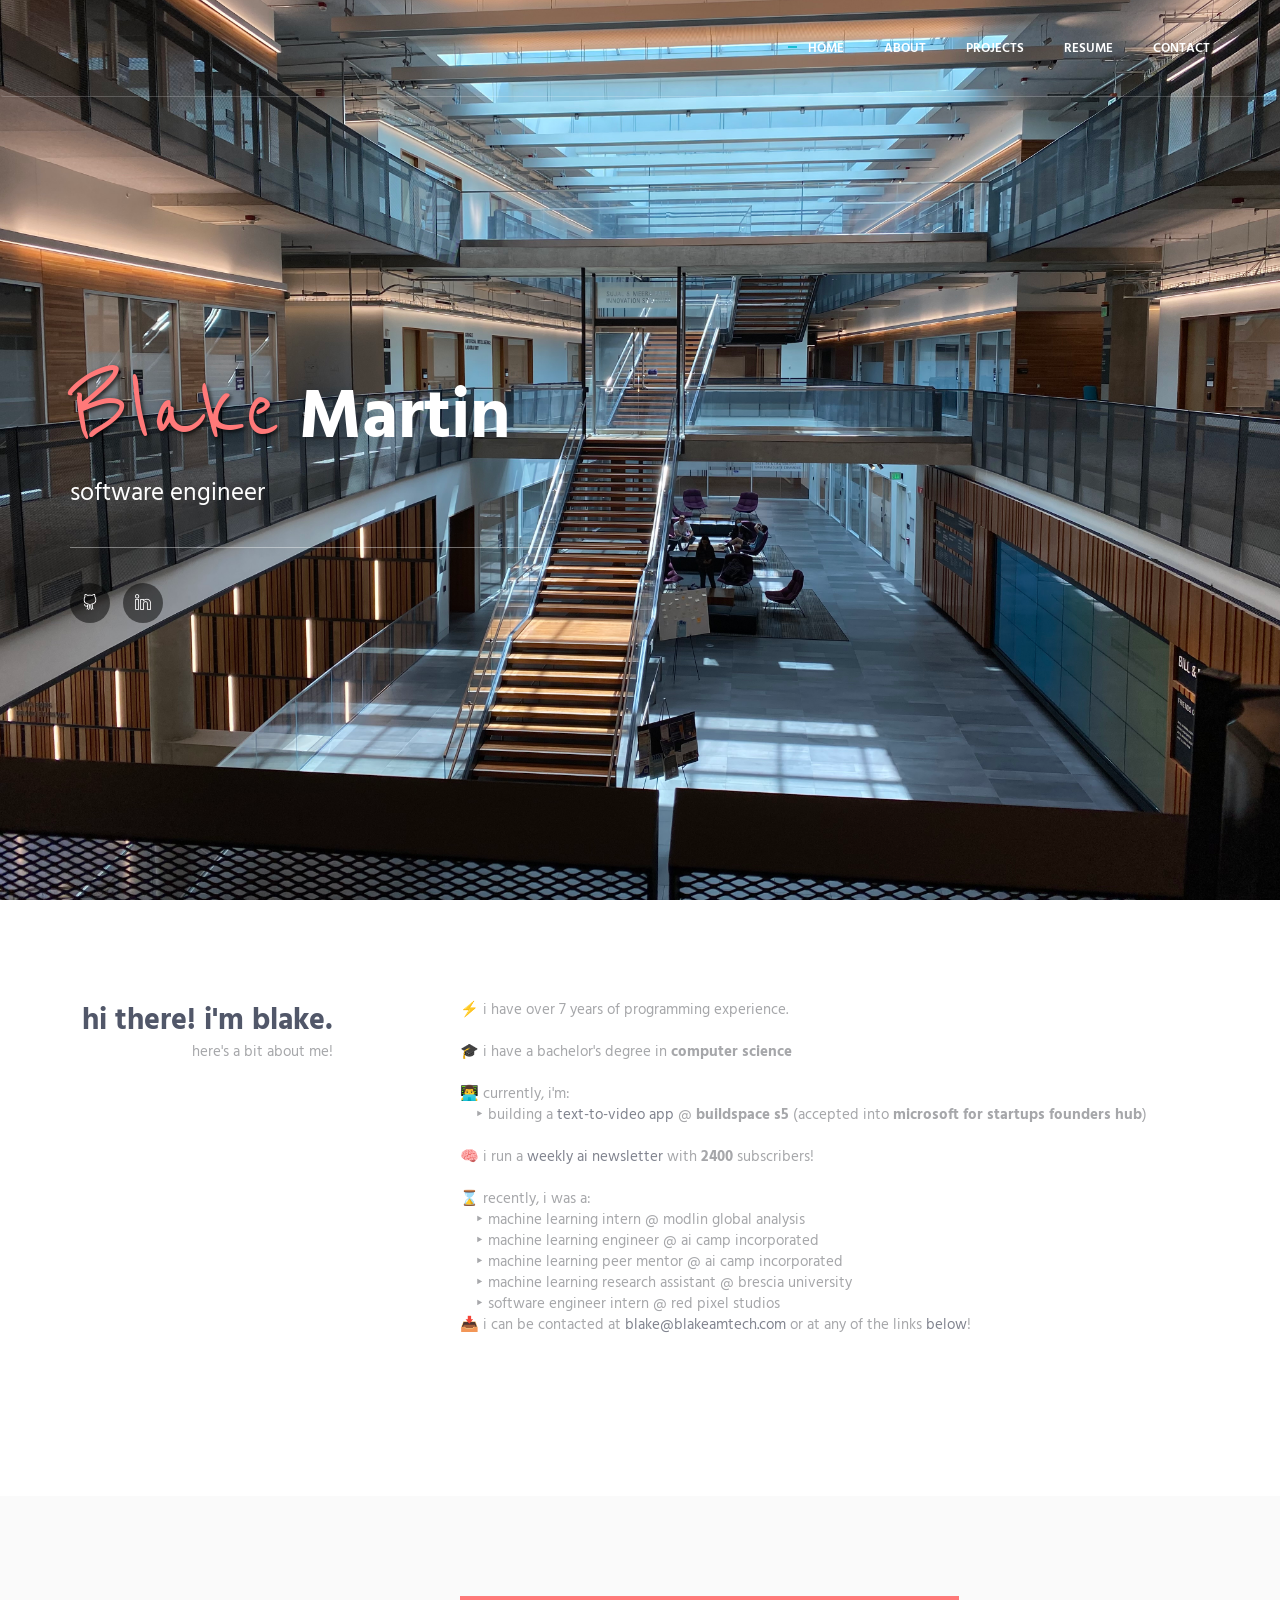
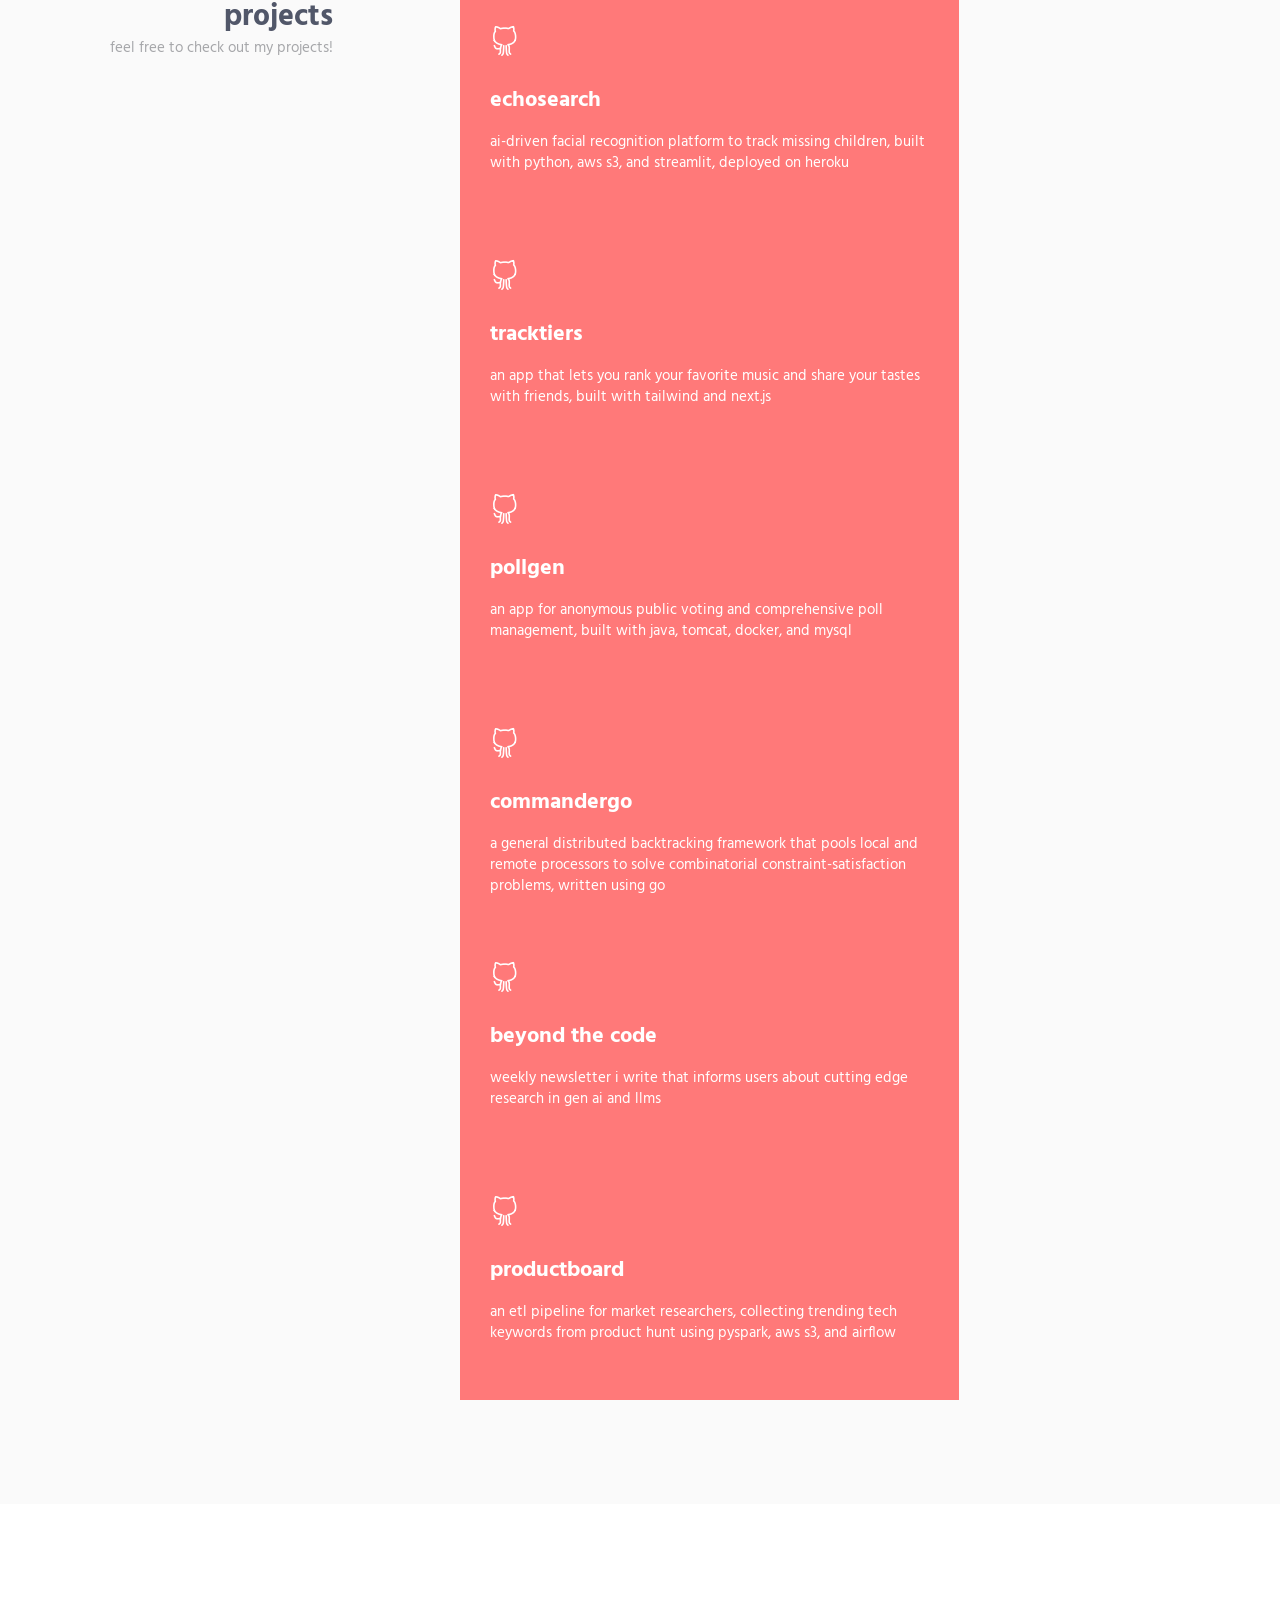
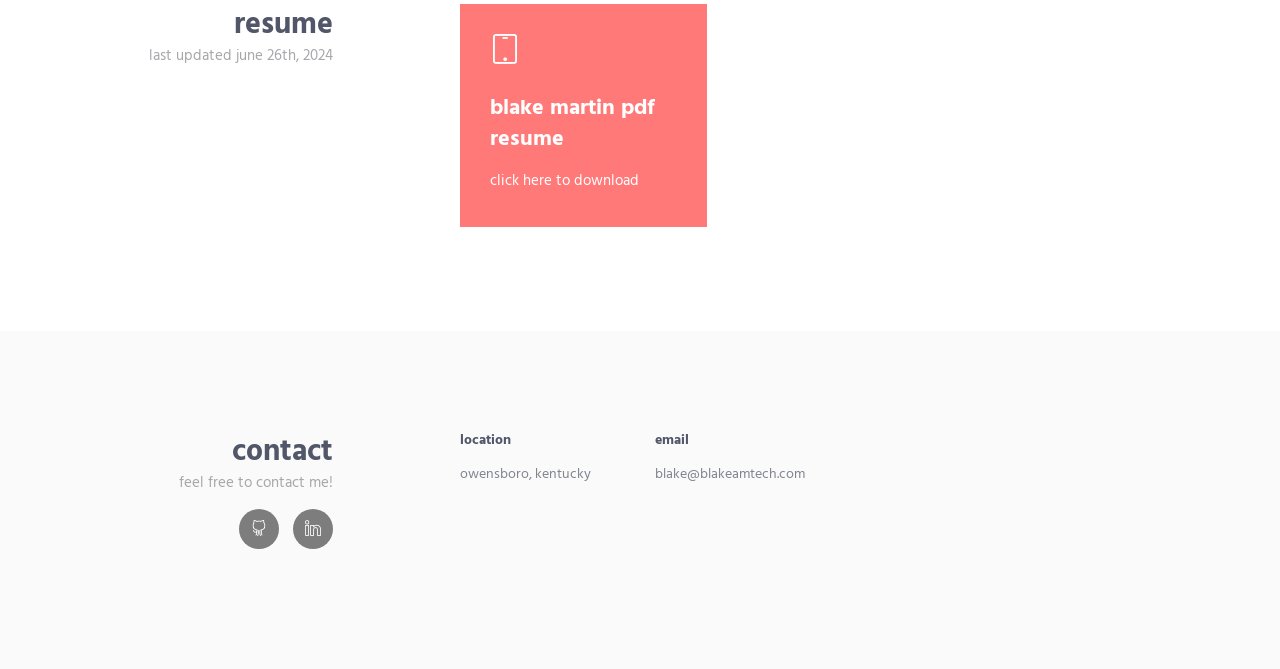
<file: index.html>
<!DOCTYPE html>
<html lang="en" class="no-js">
<!-- BEGIN HEAD -->
<head>
    <meta charset="utf-8">
    <title>Blake Martin's Personal Website</title>
    <link rel="icon" type="image/x-icon" href="C:\ryankbr.github.io\ryankbr.github.io\bright w smile.jpg">
    <meta http-equiv="X-UA-Compatible" content="IE=edge">
    <meta content="width=device-width, initial-scale=1" name="viewport">
    <meta content="" name="description">
    <meta content="" name="author">

    <!-- GLOBAL MANDATORY STYLES -->
    <link href="https://fonts.googleapis.com/css?family=Hind:300,400,500,600,700|Reenie+Beanie" rel="stylesheet" type="text/css">
    <link href="vendor/simple-line-icons/css/simple-line-icons.css" rel="stylesheet" type="text/css">
    <link href="vendor/bootstrap/css/bootstrap.min.css" rel="stylesheet" type="text/css">

    <!-- PAGE LEVEL PLUGIN STYLES -->
    <link href="css/animate.css" rel="stylesheet">

    <!-- THEME STYLES -->
    <link href="css/layout.min.css" rel="stylesheet" type="text/css">

    <!-- Custom Styles -->
    <style>
        body {
            text-transform: lowercase;
        }
        .promo-block-title {
            text-transform: none;
        }
        .promo-block-title .font-reenie-beanie {
            font-family: 'Reenie Beanie', cursive;
            font-size: 1.5em;
            color: #FF7979;
            text-shadow: 2px 2px 4px rgba(0, 0, 0, 0.777);
        }
        .bg-color-base {
            background-color: #FF7979 !important; /* Changing teal boxes to #FF7979 */
        }
        .promo-block {
            background: url('./img/background_microsoft.jpg') no-repeat center center fixed;
            background-size: cover;
            height: 100vh; /* Adjust height as needed */
            display: flex;
            align-items: center;
            justify-content: center;
        }
    </style>

    <!-- Favicon -->
    <link rel="shortcut icon" href="favicon2.png">
</head>
<!-- END HEAD -->

<!-- BODY -->
<body id="body" data-spy="scroll" data-target=".header">
    <!--========== HEADER ==========-->
    <header class="header navbar-fixed-top">
        <!-- Navbar -->
        <nav class="navbar" role="navigation">
            <div class="container">
                <!-- Brand and toggle get grouped for better mobile display -->
                <div class="menu-container js_nav-item">
                    <button type="button" class="navbar-toggle" data-toggle="collapse" data-target=".nav-collapse">
                        <span class="sr-only">Toggle navigation</span>
                        <span class="toggle-icon"></span>
                    </button>
                </div>

                <!-- Collect the nav links, forms, and other content for toggling -->
                <div class="collapse navbar-collapse nav-collapse">
                    <div class="menu-container">
                        <ul class="nav navbar-nav navbar-nav-right">
                            <li class="js_nav-item nav-item active"><a class="nav-item-child nav-item-hover" href="#body">home</a></li>
                            <li class="js_nav-item nav-item"><a class="nav-item-child nav-item-hover" href="#about">about</a></li>
                            <li class="js_nav-item nav-item"><a class="nav-item-child nav-item-hover" href="#projects">projects</a></li>
                            <li class="js_nav-item nav-item"><a class="nav-item-child nav-item-hover" href="#experience">resume</a></li>
                            <li class="js_nav-item nav-item"><a class="nav-item-child nav-item-hover" href="#contact">contact</a></li>
                        </ul>
                    </div>
                </div>
                <!-- End Navbar Collapse -->
            </div>
        </nav>
        <!-- Navbar -->
    </header>
    <!--========== END HEADER ==========-->

    <!--========== SLIDER ==========-->
    <div class="promo-block">
        <div class="container">
            <div class="row">
                <div class="col-sm-6">
                    <div class="promo-block-divider">
                        <h1 class="promo-block-title"><span class="font-reenie-beanie">Blake</span> Martin</h1>
                        <p class="promo-block-text">Software Engineer</p>
                    </div>
                    <ul class="list-inline">
                        <li><a href="https://github.com/blakeamtech" target="_blank" class="social-icons"><i class="icon-social-github"></i></a></li>
                        <li><a href="https://www.linkedin.com/in/blakeamtech" target="_blank" class="social-icons"><i class="icon-social-linkedin"></i></a></li>
                    </ul>
                </div>
            </div>
            <!--// end row -->
        </div>
    </div>
    <!--========== SLIDER ==========-->

    <!--========== PAGE LAYOUT ==========-->
    <!-- About -->
    <div id="about">
        <div class="container content-lg">
            <div class="row">
                <div class="col-sm-3 sm-margin-b-30">
                    <div class="text-right sm-text-left">
                        <h2 class="margin-b-0">Hi there! I'm Blake.</h2>
                        <p>Here's a bit about me!</p>
                    </div>
                </div>
                <div class="col-sm-8 col-sm-offset-1">
                    <div class="margin-b-60">
                        <p>
                            ⚡ I have over 7 years of programming experience.
                            <br><br>
                            🎓 I have a Bachelor's degree in <b>Computer Science</b>
                            <br><br>
                            👨‍💻 Currently, I'm:
                            <br>
                            &emsp;‣ Building a <a href='https://www.youtube.com/watch?v=QcMxwsfpbGA' target='_blank'>text-to-video app</a> @ <b>buildspace s5</b> (accepted into <b>Microsoft for Startups Founders Hub</b>)<br>
                            <br>
                            🧠 I run a <a href="https://www.linkedin.com/newsletters/7116277513441443842/" target="_blank">weekly AI newsletter</a> with <b>2400</b> subscribers!
                            <br><br>
                            ⌛ Recently, I was a:
                            <br>
                            &emsp;‣ Machine Learning Intern @ Modlin Global Analysis<br>
                            &emsp;‣ Machine Learning Engineer @ AI Camp Incorporated<br>
                            &emsp;‣ Machine Learning Peer Mentor @ AI Camp Incorporated<br>
                            &emsp;‣ Machine Learning Research Assistant @ Brescia University<br>
                            &emsp;‣ Software Engineer Intern @ Red Pixel Studios<br>
                            📥 I can be contacted at <a href="mailto:blake@blakeamtech.co" target="_blank">blake@blakeamtech.com</a> or at any of the links <a class="nav-item-child nav-item-hover" href="#contact">below</a>!
                        </p>
                    </div>
                </div>
            </div>
            <!--// end row -->
        </div>
    </div>
    <!-- End About -->

    <!-- Projects -->
    <div id="projects">
        <div class="bg-color-sky-light" data-auto-height="true">
            <div class="container content-lg">
                <div class="row">
                    <div class="col-sm-3 sm-margin-b-30">
                        <div class="text-right sm-text-left">
                            <h2 class="margin-b-0">Projects</h2>
                            <p>Feel free to check out my projects!</p>
                        </div>
                    </div>
                    <div class="col-sm-8 col-sm-offset-1">
                        <div class="row row-space-2 margin-b-4">
                            <div class="col-md-8 md-margin-b-4">
                                <div class="service bg-color-base wow zoomIn animated" data-height="height" data-wow-duration=".3" data-wow-delay=".1s" style="height: 234px; visibility: visible; animation-delay: 0.1s; animation-name: zoomIn;">
                                    <div class="service-element">
                                        <i class="service-icon color-white icon-social-github"></i>
                                    </div>
                                    <div class="service-info">
                                        <h3 class="color-white">EchoSearch</h3>
                                        <p class="color-white margin-b-5">AI-driven facial recognition platform to track missing children, built with Python, AWS S3, and Streamlit, deployed on Heroku</p>
                                    </div>
                                    <a href="https://github.com/blakeamtech/FaceRecognition" target="_blank" class="content-wrapper-link"></a>
                                </div>
                            </div>
                            <div class="col-md-8 md-margin-b-4">
                                <div class="service bg-color-base wow zoomIn animated" data-height="height" data-wow-duration=".3" data-wow-delay=".1s" style="height: 234px; visibility: visible; animation-delay: 0.1s; animation-name: zoomIn;">
                                    <div class="service-element">
                                        <i class="service-icon color-white icon-social-github"></i>
                                    </div>
                                    <div class="service-info">
                                        <h3 class="color-white">TrackTiers</h3>
                                        <p class="color-white margin-b-5">An app that lets you rank your favorite music and share your tastes with friends, built with Tailwind and Next.js</p>
                                    </div>
                                    <a href="https://tracktiers.com/" target="_blank" class="content-wrapper-link"></a>
                                </div>
                            </div>
                            <div class="col-md-8 md-margin-b-4">
                                <div class="service bg-color-base wow zoomIn animated" data-height="height" data-wow-duration=".3" data-wow-delay=".1s" style="height: 234px; visibility: visible; animation-delay: 0.1s; animation-name: zoomIn;">
                                    <div class="service-element">
                                        <i class="service-icon color-white icon-social-github"></i>
                                    </div>
                                    <div class="service-info">
                                        <h3 class="color-white">PollGen</h3>
                                        <p class="color-white margin-b-5">An app for anonymous public voting and comprehensive poll management, built with Java, Tomcat, Docker, and MySQL</p>
                                    </div>
                                    <a href="https://github.com/blakeamtech/PollGen" target="_blank" class="content-wrapper-link"></a>
                                </div>
                            </div>
                            <div class="col-md-8 md-margin-b-4">
                                <div class="service bg-color-base wow zoomIn animated" data-height="height" data-wow-duration=".3" data-wow-delay=".1s" style="height: 234px; visibility: visible; animation-delay: 0.1s; animation-name: zoomIn;">
                                    <div class="service-element">
                                        <i class="service-icon color-white icon-social-github"></i>
                                    </div>
                                    <div class="service-info">
                                        <h3 class="color-white">CommanderGo</h3>
                                        <p class="color-white margin-b-5">A general distributed backtracking framework that pools local and remote processors to solve combinatorial constraint-satisfaction problems, written using Go</p>
                                    </div>
                                    <a href="https://github.com/blakeamtech/Distributed-Backtracking" target="_blank" class="content-wrapper-link"></a>
                                </div>
                            </div>
                            <div class="col-md-8 md-margin-b-4">
                                <div class="service bg-color-base wow zoomIn animated" data-height="height" data-wow-duration=".3" data-wow-delay=".1s" style="height: 234px; visibility: visible; animation-delay: 0.1s; animation-name: zoomIn;">
                                    <div class="service-element">
                                        <i class="service-icon color-white icon-social-github"></i>
                                    </div>
                                    <div class="service-info">
                                        <h3 class="color-white">Beyond the Code</h3>
                                        <p class="color-white margin-b-5">Weekly newsletter I write that informs users about cutting edge research in gen ai and llms</p>
                                    </div>
                                    <a href="https://www.linkedin.com/newsletters/7116277513441443842/" target="_blank" class="content-wrapper-link"></a>
                                </div>
                            </div>
                            <div class="col-md-8 md-margin-b-4">
                                <div class="service bg-color-base wow zoomIn animated" data-height="height" data-wow-duration=".3" data-wow-delay=".1s" style="height: 234px; visibility: visible; animation-delay: 0.1s; animation-name: zoomIn;">
                                    <div class="service-element">
                                        <i class="service-icon color-white icon-social-github"></i>
                                    </div>
                                    <div class="service-info">
                                        <h3 class="color-white">ProductBoard</h3>
                                        <p class="color-white margin-b-5">An ETL pipeline for market researchers, collecting trending tech keywords from Product Hunt using PySpark, AWS S3, and AirFlow</p>
                                    </div>
                                    <a href="https://github.com/blakeamtech/ProductBoardBackend" target="_blank" class="content-wrapper-link"></a>
                                </div>
                            </div>
                        </div>
                        <!--// end row -->
                    </div>
                </div>
            </div>
        </div>
    </div>
    <!-- End Projects -->

    <!-- Resume -->
    <div id="experience">
        <div class="container content-lg">
            <div class="row">
                <div class="col-sm-3 sm-margin-b-30">
                    <div class="text-right sm-text-left">
                        <h2 class="margin-b-0">Resume</h2>
                        <p>Last updated June 26th, 2024 </p>
                    </div>
                </div>
                <div class="col-sm-8 col-sm-offset-1">
                    <div class="row row-space-2 margin-b-4">
                        <div class="col-md-4 md-margin-b-4">
                            <div class="service bg-color-base wow zoomIn" data-height="height" data-wow-duration=".3" data-wow-delay=".1s" style="visibility: hidden; animation-delay: 0.1s; animation-name: none;">
                                <div class="service-element">
                                    <i class="service-icon color-white icon-screen-tablet"></i>
                                </div>
                                <div class="service-info">
                                    <h3 class="color-white">Blake Martin PDF Resume</h3>
                                    <p class="color-white margin-b-5">Click Here to Download</p>
                                </div>
                                <a href="./Blake_Martin_Resume.pdf" target="_blank" class="content-wrapper-link"></a>
                            </div>
                        </div>
                        <div class="col-md-4">
                            <!-- Placeholder for any additional content -->
                        </div>
                    </div>
                    <!--// end row -->
                </div>
            </div>
            <!--// end row -->
        </div>
    </div>
    <!-- End Resume -->

    <!-- Contact -->
    <div id="contact">
        <div class="bg-color-sky-light">
            <div class="container content-lg">
                <div class="row">
                    <div class="col-sm-3 sm-margin-b-30">
                        <div class="text-right sm-text-left">
                            <h2 class="margin-b-0">Contact</h2>
                            <p>Feel free to contact me!</p>
                            <a href="https://github.com/blakeamtech" target="_blank" class="social-icons"><i class="icon-social-github"></i></a> <a>  </a> <a href="https://www.linkedin.com/in/blakeamtech" target="_blank" class="social-icons"><i class="icon-social-linkedin"></i></a>
                            <br><br>
                        </div>
                    </div>
                    <div class="col-sm-8 col-sm-offset-1">
                        <div class="row">
                            <div class="col-md-3 col-xs-6 md-margin-b-30">
                                <h5>Location</h5>
                                <a target="_blank" rel="noopener noreferrer" href="https://www.google.com/maps/@32.786701,-96.805253,3a,75y,293.5h,86.46t/data=!3m4!1e1!3m2!1sGW4Lhpi7juYkvPdAvL3PbA!2e0?hl=en">
                                    Owensboro, Kentucky
                                    <br>
                                </a>
                            </div>
                            <div class="col-md-3 col-xs-6">
                                <h5>email</h5>
                                <a href="mailto:blake@blakeamtech.com">blake@blakeamtech.com
                                    <br>
                                </a>
                            </div>
                        </div>
                    </div>
                </div>
                <!--// end row -->
            </div>
        </div>
    </div>
    <!-- End Contact -->

    <!-- Back To Top -->
    <a href="javascript:void(0);" class="js-back-to-top back-to-top">top</a>

    <!-- JAVASCRIPTS (Load javascripts at bottom, this will reduce page load time) -->
    <!-- CORE PLUGINS -->
    <script src="vendor/jquery.min.js" type="text/javascript"></script>
    <script src="vendor/jquery-migrate.min.js" type="text/javascript"></script>
    <script src="vendor/bootstrap/js/bootstrap.min.js" type="text/javascript"></script>

    <!-- PAGE LEVEL PLUGINS -->
    <script src="vendor/jquery.easing.js" type="text/javascript"></script>
    <script src="vendor/jquery.back-to-top.js" type="text/javascript"></script>
    <script src="vendor/jquery.smooth-scroll.js" type="text/javascript"></script>
    <script src="vendor/jquery.wow.min.js" type="text/javascript"></script>
    <script src="vendor/jquery.parallax.min.js" type="text/javascript"></script>
    <script src="vendor/jquery.appear.js" type="text/javascript"></script>
    <script src="vendor/masonry/jquery.masonry.pkgd.min.js" type="text/javascript"></script>
    <script src="vendor/masonry/imagesloaded.pkgd.min.js" type="text/javascript"></script>

    <!-- PAGE LEVEL SCRIPTS -->
    <script src="js/layout.min.js" type="text/javascript"></script>
    <script src="js/components/progress-bar.min.js" type="text/javascript"></script>
    <script src="js/components/masonry.min.js" type="text/javascript"></script>
    <script src="js/components/wow.min.js" type="text/javascript"></script>
</body>
<!-- END BODY -->
</html>
</file>
<file: vendor/simple-line-icons/css/simple-line-icons.css>
@font-face {
  font-family: 'simple-line-icons';
  src: url('../fonts/Simple-Line-Icons.eot?v=2.3.2');
  src: url('../fonts/Simple-Line-Icons.eot?v=2.3.2#iefix') format('embedded-opentype'), url('../fonts/Simple-Line-Icons.woff2?v=2.3.2') format('woff2'), url('../fonts/Simple-Line-Icons.ttf?v=2.3.2') format('truetype'), url('../fonts/Simple-Line-Icons.woff?v=2.3.2') format('woff'), url('../fonts/Simple-Line-Icons.svg?v=2.3.2#simple-line-icons') format('svg');
  font-weight: normal;
  font-style: normal;
}
/*
 Use the following CSS code if you want to have a class per icon.
 Instead of a list of all class selectors, you can use the generic [class*="icon-"] selector, but it's slower:
*/
.icon-user,
.icon-people,
.icon-user-female,
.icon-user-follow,
.icon-user-following,
.icon-user-unfollow,
.icon-login,
.icon-logout,
.icon-emotsmile,
.icon-phone,
.icon-call-end,
.icon-call-in,
.icon-call-out,
.icon-map,
.icon-location-pin,
.icon-direction,
.icon-directions,
.icon-compass,
.icon-layers,
.icon-menu,
.icon-list,
.icon-options-vertical,
.icon-options,
.icon-arrow-down,
.icon-arrow-left,
.icon-arrow-right,
.icon-arrow-up,
.icon-arrow-up-circle,
.icon-arrow-left-circle,
.icon-arrow-right-circle,
.icon-arrow-down-circle,
.icon-check,
.icon-clock,
.icon-plus,
.icon-minus,
.icon-close,
.icon-exclamation,
.icon-organization,
.icon-trophy,
.icon-screen-smartphone,
.icon-screen-desktop,
.icon-plane,
.icon-notebook,
.icon-mustache,
.icon-mouse,
.icon-magnet,
.icon-energy,
.icon-disc,
.icon-cursor,
.icon-cursor-move,
.icon-crop,
.icon-chemistry,
.icon-speedometer,
.icon-shield,
.icon-screen-tablet,
.icon-magic-wand,
.icon-hourglass,
.icon-graduation,
.icon-ghost,
.icon-game-controller,
.icon-fire,
.icon-eyeglass,
.icon-envelope-open,
.icon-envelope-letter,
.icon-bell,
.icon-badge,
.icon-anchor,
.icon-wallet,
.icon-vector,
.icon-speech,
.icon-puzzle,
.icon-printer,
.icon-present,
.icon-playlist,
.icon-pin,
.icon-picture,
.icon-handbag,
.icon-globe-alt,
.icon-globe,
.icon-folder-alt,
.icon-folder,
.icon-film,
.icon-feed,
.icon-drop,
.icon-drawer,
.icon-docs,
.icon-doc,
.icon-diamond,
.icon-cup,
.icon-calculator,
.icon-bubbles,
.icon-briefcase,
.icon-book-open,
.icon-basket-loaded,
.icon-basket,
.icon-bag,
.icon-action-undo,
.icon-action-redo,
.icon-wrench,
.icon-umbrella,
.icon-trash,
.icon-tag,
.icon-support,
.icon-frame,
.icon-size-fullscreen,
.icon-size-actual,
.icon-shuffle,
.icon-share-alt,
.icon-share,
.icon-rocket,
.icon-question,
.icon-pie-chart,
.icon-pencil,
.icon-note,
.icon-loop,
.icon-home,
.icon-grid,
.icon-graph,
.icon-microphone,
.icon-music-tone-alt,
.icon-music-tone,
.icon-earphones-alt,
.icon-earphones,
.icon-equalizer,
.icon-like,
.icon-dislike,
.icon-control-start,
.icon-control-rewind,
.icon-control-play,
.icon-control-pause,
.icon-control-forward,
.icon-control-end,
.icon-volume-1,
.icon-volume-2,
.icon-volume-off,
.icon-calendar,
.icon-bulb,
.icon-chart,
.icon-ban,
.icon-bubble,
.icon-camrecorder,
.icon-camera,
.icon-cloud-download,
.icon-cloud-upload,
.icon-envelope,
.icon-eye,
.icon-flag,
.icon-heart,
.icon-info,
.icon-key,
.icon-link,
.icon-lock,
.icon-lock-open,
.icon-magnifier,
.icon-magnifier-add,
.icon-magnifier-remove,
.icon-paper-clip,
.icon-paper-plane,
.icon-power,
.icon-refresh,
.icon-reload,
.icon-settings,
.icon-star,
.icon-symbol-female,
.icon-symbol-male,
.icon-target,
.icon-credit-card,
.icon-paypal,
.icon-social-tumblr,
.icon-social-twitter,
.icon-social-facebook,
.icon-social-instagram,
.icon-social-linkedin,
.icon-social-pinterest,
.icon-social-github,
.icon-social-google,
.icon-social-reddit,
.icon-social-skype,
.icon-social-dribbble,
.icon-social-behance,
.icon-social-foursqare,
.icon-social-soundcloud,
.icon-social-spotify,
.icon-social-stumbleupon,
.icon-social-youtube,
.icon-social-dropbox {
  font-family: 'simple-line-icons';
  speak: none;
  font-style: normal;
  font-weight: normal;
  font-variant: normal;
  text-transform: none;
  line-height: 1;
  /* Better Font Rendering =========== */
  -webkit-font-smoothing: antialiased;
  -moz-osx-font-smoothing: grayscale;
}
.icon-user:before {
  content: "\e005";
}
.icon-people:before {
  content: "\e001";
}
.icon-user-female:before {
  content: "\e000";
}
.icon-user-follow:before {
  content: "\e002";
}
.icon-user-following:before {
  content: "\e003";
}
.icon-user-unfollow:before {
  content: "\e004";
}
.icon-login:before {
  content: "\e066";
}
.icon-logout:before {
  content: "\e065";
}
.icon-emotsmile:before {
  content: "\e021";
}
.icon-phone:before {
  content: "\e600";
}
.icon-call-end:before {
  content: "\e048";
}
.icon-call-in:before {
  content: "\e047";
}
.icon-call-out:before {
  content: "\e046";
}
.icon-map:before {
  content: "\e033";
}
.icon-location-pin:before {
  content: "\e096";
}
.icon-direction:before {
  content: "\e042";
}
.icon-directions:before {
  content: "\e041";
}
.icon-compass:before {
  content: "\e045";
}
.icon-layers:before {
  content: "\e034";
}
.icon-menu:before {
  content: "\e601";
}
.icon-list:before {
  content: "\e067";
}
.icon-options-vertical:before {
  content: "\e602";
}
.icon-options:before {
  content: "\e603";
}
.icon-arrow-down:before {
  content: "\e604";
}
.icon-arrow-left:before {
  content: "\e605";
}
.icon-arrow-right:before {
  content: "\e606";
}
.icon-arrow-up:before {
  content: "\e607";
}
.icon-arrow-up-circle:before {
  content: "\e078";
}
.icon-arrow-left-circle:before {
  content: "\e07a";
}
.icon-arrow-right-circle:before {
  content: "\e079";
}
.icon-arrow-down-circle:before {
  content: "\e07b";
}
.icon-check:before {
  content: "\e080";
}
.icon-clock:before {
  content: "\e081";
}
.icon-plus:before {
  content: "\e095";
}
.icon-minus:before {
  content: "\e615";
}
.icon-close:before {
  content: "\e082";
}
.icon-exclamation:before {
  content: "\e617";
}
.icon-organization:before {
  content: "\e616";
}
.icon-trophy:before {
  content: "\e006";
}
.icon-screen-smartphone:before {
  content: "\e010";
}
.icon-screen-desktop:before {
  content: "\e011";
}
.icon-plane:before {
  content: "\e012";
}
.icon-notebook:before {
  content: "\e013";
}
.icon-mustache:before {
  content: "\e014";
}
.icon-mouse:before {
  content: "\e015";
}
.icon-magnet:before {
  content: "\e016";
}
.icon-energy:before {
  content: "\e020";
}
.icon-disc:before {
  content: "\e022";
}
.icon-cursor:before {
  content: "\e06e";
}
.icon-cursor-move:before {
  content: "\e023";
}
.icon-crop:before {
  content: "\e024";
}
.icon-chemistry:before {
  content: "\e026";
}
.icon-speedometer:before {
  content: "\e007";
}
.icon-shield:before {
  content: "\e00e";
}
.icon-screen-tablet:before {
  content: "\e00f";
}
.icon-magic-wand:before {
  content: "\e017";
}
.icon-hourglass:before {
  content: "\e018";
}
.icon-graduation:before {
  content: "\e019";
}
.icon-ghost:before {
  content: "\e01a";
}
.icon-game-controller:before {
  content: "\e01b";
}
.icon-fire:before {
  content: "\e01c";
}
.icon-eyeglass:before {
  content: "\e01d";
}
.icon-envelope-open:before {
  content: "\e01e";
}
.icon-envelope-letter:before {
  content: "\e01f";
}
.icon-bell:before {
  content: "\e027";
}
.icon-badge:before {
  content: "\e028";
}
.icon-anchor:before {
  content: "\e029";
}
.icon-wallet:before {
  content: "\e02a";
}
.icon-vector:before {
  content: "\e02b";
}
.icon-speech:before {
  content: "\e02c";
}
.icon-puzzle:before {
  content: "\e02d";
}
.icon-printer:before {
  content: "\e02e";
}
.icon-present:before {
  content: "\e02f";
}
.icon-playlist:before {
  content: "\e030";
}
.icon-pin:before {
  content: "\e031";
}
.icon-picture:before {
  content: "\e032";
}
.icon-handbag:before {
  content: "\e035";
}
.icon-globe-alt:before {
  content: "\e036";
}
.icon-globe:before {
  content: "\e037";
}
.icon-folder-alt:before {
  content: "\e039";
}
.icon-folder:before {
  content: "\e089";
}
.icon-film:before {
  content: "\e03a";
}
.icon-feed:before {
  content: "\e03b";
}
.icon-drop:before {
  content: "\e03e";
}
.icon-drawer:before {
  content: "\e03f";
}
.icon-docs:before {
  content: "\e040";
}
.icon-doc:before {
  content: "\e085";
}
.icon-diamond:before {
  content: "\e043";
}
.icon-cup:before {
  content: "\e044";
}
.icon-calculator:before {
  content: "\e049";
}
.icon-bubbles:before {
  content: "\e04a";
}
.icon-briefcase:before {
  content: "\e04b";
}
.icon-book-open:before {
  content: "\e04c";
}
.icon-basket-loaded:before {
  content: "\e04d";
}
.icon-basket:before {
  content: "\e04e";
}
.icon-bag:before {
  content: "\e04f";
}
.icon-action-undo:before {
  content: "\e050";
}
.icon-action-redo:before {
  content: "\e051";
}
.icon-wrench:before {
  content: "\e052";
}
.icon-umbrella:before {
  content: "\e053";
}
.icon-trash:before {
  content: "\e054";
}
.icon-tag:before {
  content: "\e055";
}
.icon-support:before {
  content: "\e056";
}
.icon-frame:before {
  content: "\e038";
}
.icon-size-fullscreen:before {
  content: "\e057";
}
.icon-size-actual:before {
  content: "\e058";
}
.icon-shuffle:before {
  content: "\e059";
}
.icon-share-alt:before {
  content: "\e05a";
}
.icon-share:before {
  content: "\e05b";
}
.icon-rocket:before {
  content: "\e05c";
}
.icon-question:before {
  content: "\e05d";
}
.icon-pie-chart:before {
  content: "\e05e";
}
.icon-pencil:before {
  content: "\e05f";
}
.icon-note:before {
  content: "\e060";
}
.icon-loop:before {
  content: "\e064";
}
.icon-home:before {
  content: "\e069";
}
.icon-grid:before {
  content: "\e06a";
}
.icon-graph:before {
  content: "\e06b";
}
.icon-microphone:before {
  content: "\e063";
}
.icon-music-tone-alt:before {
  content: "\e061";
}
.icon-music-tone:before {
  content: "\e062";
}
.icon-earphones-alt:before {
  content: "\e03c";
}
.icon-earphones:before {
  content: "\e03d";
}
.icon-equalizer:before {
  content: "\e06c";
}
.icon-like:before {
  content: "\e068";
}
.icon-dislike:before {
  content: "\e06d";
}
.icon-control-start:before {
  content: "\e06f";
}
.icon-control-rewind:before {
  content: "\e070";
}
.icon-control-play:before {
  content: "\e071";
}
.icon-control-pause:before {
  content: "\e072";
}
.icon-control-forward:before {
  content: "\e073";
}
.icon-control-end:before {
  content: "\e074";
}
.icon-volume-1:before {
  content: "\e09f";
}
.icon-volume-2:before {
  content: "\e0a0";
}
.icon-volume-off:before {
  content: "\e0a1";
}
.icon-calendar:before {
  content: "\e075";
}
.icon-bulb:before {
  content: "\e076";
}
.icon-chart:before {
  content: "\e077";
}
.icon-ban:before {
  content: "\e07c";
}
.icon-bubble:before {
  content: "\e07d";
}
.icon-camrecorder:before {
  content: "\e07e";
}
.icon-camera:before {
  content: "\e07f";
}
.icon-cloud-download:before {
  content: "\e083";
}
.icon-cloud-upload:before {
  content: "\e084";
}
.icon-envelope:before {
  content: "\e086";
}
.icon-eye:before {
  content: "\e087";
}
.icon-flag:before {
  content: "\e088";
}
.icon-heart:before {
  content: "\e08a";
}
.icon-info:before {
  content: "\e08b";
}
.icon-key:before {
  content: "\e08c";
}
.icon-link:before {
  content: "\e08d";
}
.icon-lock:before {
  content: "\e08e";
}
.icon-lock-open:before {
  content: "\e08f";
}
.icon-magnifier:before {
  content: "\e090";
}
.icon-magnifier-add:before {
  content: "\e091";
}
.icon-magnifier-remove:before {
  content: "\e092";
}
.icon-paper-clip:before {
  content: "\e093";
}
.icon-paper-plane:before {
  content: "\e094";
}
.icon-power:before {
  content: "\e097";
}
.icon-refresh:before {
  content: "\e098";
}
.icon-reload:before {
  content: "\e099";
}
.icon-settings:before {
  content: "\e09a";
}
.icon-star:before {
  content: "\e09b";
}
.icon-symbol-female:before {
  content: "\e09c";
}
.icon-symbol-male:before {
  content: "\e09d";
}
.icon-target:before {
  content: "\e09e";
}
.icon-credit-card:before {
  content: "\e025";
}
.icon-paypal:before {
  content: "\e608";
}
.icon-social-tumblr:before {
  content: "\e00a";
}
.icon-social-twitter:before {
  content: "\e009";
}
.icon-social-facebook:before {
  content: "\e00b";
}
.icon-social-instagram:before {
  content: "\e609";
}
.icon-social-linkedin:before {
  content: "\e60a";
}
.icon-social-pinterest:before {
  content: "\e60b";
}
.icon-social-github:before {
  content: "\e60c";
}
.icon-social-google:before {
  content: "\e60d";
}
.icon-social-reddit:before {
  content: "\e60e";
}
.icon-social-skype:before {
  content: "\e60f";
}
.icon-social-dribbble:before {
  content: "\e00d";
}
.icon-social-behance:before {
  content: "\e610";
}
.icon-social-foursqare:before {
  content: "\e611";
}
.icon-social-soundcloud:before {
  content: "\e612";
}
.icon-social-spotify:before {
  content: "\e613";
}
.icon-social-stumbleupon:before {
  content: "\e614";
}
.icon-social-youtube:before {
  content: "\e008";
}
.icon-social-dropbox:before {
  content: "\e00c";
}
</file>
<file: css/layout.min.css>
.link,body{position:relative;font-family:Hind,sans-serif}.btn-theme,p{line-height:1.4}.btn-theme.active.focus,.btn-theme.active:focus,.btn-theme.focus,.btn-theme:active.focus,.btn-theme:active:focus,.btn-theme:focus,:active,:focus,a,a:active,a:focus,a:hover{outline:0}.btn-theme:hover,.progress-box .progress-bar{transition-property:all;transition-timing-function:cubic-bezier(.7,1,.7,1)}.header .nav-item-child,.link,a,body,em,h1,h2,h3,h4,h5,h6,li,li a,p,span{font-family:Hind,sans-serif}.header .nav-item-hover:after,.link:after,.work .work-overlay:before{content:" "}.back-to-top,.header .nav-item-child,.link{text-transform:uppercase}.back-to-top:focus,.back-to-top:hover,.btn-theme.focus,.btn-theme:focus,.btn-theme:hover,.content-wrapper-link,.header .logo-wrap:focus,.header .logo-wrap:hover,a:active,a:focus,a:hover,h1>a:focus,h2>a:focus,h3>a:focus,h4>a:focus,h5>a:focus,h6>a:focus{text-decoration:none}.container-full-width:after,.container-sm:after{clear:both}html{overflow-x:hidden}body,html,html a{-webkit-font-smoothing:antialiased}p{font-size:15px;font-weight:400;color:#a6a7aa;margin-bottom:15px}em,li,li a{font-size:16px;font-weight:500;color:#515769}a{color:#81848f}a:active,a:focus,a:hover{color:#999caa}.link{font-size:13px;font-weight:600}.back-to-top,.form-control,span{font-weight:400}.link:after{position:absolute;top:8px;right:-15px;width:9px;height:2px;background:#17bed2}span{font-size:14px;color:#bfc1c7}h1,h2,h3,h4,h5,h6{font-weight:700;color:#515769;line-height:1.4;margin:0 0 15px}h1>a,h2>a,h3>a,h4>a,h5>a,h6>a{color:#515769}h1>a:hover,h2>a:hover,h3>a:hover,h4>a:hover,h5>a:hover,h6>a:hover{color:#999caa;text-decoration:none}h1{font-size:40px}h2{font-size:30px}h3,h4{font-size:22px}::selection{color:#fff;background:#17bed2;text-shadow:none}::-webkit-selection{color:#fff;background:#17bed2;text-shadow:none}::-moz-selection{color:#fff;background:#17bed2;text-shadow:none}.section-seperator{border-bottom:1px solid #edf0f2}.content-wrapper-link{position:absolute;top:0;left:0;right:0;bottom:0;display:block;z-index:3}.btn-icon,.btn-theme,.work{position:relative}.btn-theme,.social-icons{display:inline-block;vertical-align:middle;text-align:center;background-color:rgba(0,0,0,.5);}.btn-theme{background-image:none;border-style:solid;white-space:nowrap;-ms-touch-action:manipulation;touch-action:manipulation;cursor:pointer;-webkit-user-select:none;-moz-user-select:none;-ms-user-select:none;user-select:none}.btn-theme:hover{transition-duration:.3s}.btn-theme.active,.btn-theme:active{background-image:none;outline:0}.btn-theme.disabled,.btn-theme[disabled],fieldset[disabled] .btn-theme{cursor:not-allowed;box-shadow:none;opacity:.65;pointer-events:none}.btn-icon{top:1px;margin-right:10px}.btn-white-bg{color:#515769;background:#fff;border-color:transparent;border-width:0}.btn-white-bg.focus,.btn-white-bg:focus,.btn-white-bg:hover{color:#fff;background:#17bed2;border-color:transparent}.btn-white-brd{color:#fff;background:0 0;border-color:#fff;border-width:2px}.btn-white-brd.focus,.btn-white-brd:focus,.btn-white-brd:hover{color:#515769;background:#fff;border-color:#fff}.btn-default-bg{color:#515769;background:#f3f4f5;border-color:transparent;border-width:0}.btn-default-bg.focus,.btn-default-bg:focus,.btn-default-bg:hover{color:#fff;background:#17bed2;border-color:transparent}.btn-theme-sm{font-size:13px;font-weight:600;padding:15px 40px}.btn-theme-md{font-size:15px;font-weight:600;padding:20px 30px}.progress-box .progress{box-shadow:none;height:3px}.progress-box .progress-bar{transition-duration:2s}.social-icons{width:40px;height:40px;font-size:16px;color:#fff;border-radius:50%;padding:11px;transition-duration:.3s;transition-property:all;transition-timing-function:cubic-bezier(.7,1,.7,1)}.work .work-overlay:before,.work .work-popup-overlay{top:0;width:100%;height:100%;transition-property:all;transition-timing-function:cubic-bezier(.7,1,.7,1);transition-duration:.3s;left:0}.social-icons:hover{color:#515769;background:#fff;transition-duration:.3s;transition-property:all;transition-timing-function:cubic-bezier(.7,1,.7,1)}.promo-block{padding:220px 0 130px}.promo-block .promo-block-title{font-size:70px;color:#fff;line-height:1}@media (max-width:480px){.promo-block .promo-block-title{font-size:50px}}.promo-block .promo-block-text{font-size:25px;color:#fff}.promo-block .promo-block-divider{border-bottom:1px solid rgba(255,255,255,.4);padding-bottom:20px;margin-bottom:35px}.service{background:#fff;padding:30px}.service .service-element,.service .service-info{-webkit-transform:translate3d(0,0,0);-moz-transform:translate3d(0,0,0);transform:translate3d(0,0,0);transition-duration:.3s;transition-property:all;transition-timing-function:cubic-bezier(.7,1,.7,1)}.service .service-icon{display:block;font-size:30px;color:#999caa;margin-bottom:30px}.service:hover .service-element{opacity:0;-webkit-transform:translate3d(0,-100%,0);-moz-transform:translate3d(0,-100%,0);transform:translate3d(0,-100%,0);transition-duration:.3s;transition-property:all;transition-timing-function:cubic-bezier(.7,1,.7,1)}.service:hover .service-info{-webkit-transform:translate3d(0,-30%,0);-moz-transform:translate3d(0,-30%,0);transform:translate3d(0,-30%,0);transition-duration:.3s;transition-property:all;transition-timing-function:cubic-bezier(.7,1,.7,1)}.work{display:block}.work .work-overlay{position:relative;cursor:pointer}.work .work-overlay:before{position:absolute;background:0 0}.work:hover .work-overlay:before{background:rgba(0,0,0,.5);transition-duration:.3s;transition-property:all;transition-timing-function:cubic-bezier(.7,1,.7,1)}.work .work-popup-overlay{position:fixed;right:0;z-index:99999;opacity:0;visibility:hidden;-webkit-backface-visibility:hidden;backface-visibility:hidden;overflow-x:hidden;background:rgba(81,87,105,.4)}.work .work-popup-overlay-show{opacity:1;visibility:visible;-webkit-backface-visibility:visible;backface-visibility:visible;transition-duration:.3s;transition-property:all;transition-timing-function:cubic-bezier(.7,1,.7,1)}.work .work-popup-content{position:absolute;top:50%;left:0;right:0;width:730px;height:auto;display:block;background:#fff;padding:30px;margin:0 auto;-webkit-transform:translate3d(0,-50%,0);-moz-transform:translate3d(0,-50%,0);transform:translate3d(0,-50%,0)}.header .logo-img,.header .logo-img-main,.header .logo-wrap{display:inline-block}.work .work-popup-content-divider{border-right:1px solid #cdcecf}@media (max-width:768px){.work .work-popup-content{width:95%}.work .work-popup-content-divider{border-right:none;border-bottom:1px solid #cdcecf}}.work .work-popup-close{float:right;font-size:13px;font-weight:700;color:#c5c6cb;transition-duration:.3s;transition-property:all;transition-timing-function:cubic-bezier(.7,1,.7,1)}.work .work-popup-close:hover{color:#aaacb3;transition-duration:.3s;transition-property:all;transition-timing-function:cubic-bezier(.7,1,.7,1)}.work .work-popup-tag{margin:0}.work .work-popup-tag-item{padding:0 2px}.work .work-popup-tag-link{font-size:13px}.footer .footer-logo{width:64px;height:auto}.navbar-fixed-top .navbar-collapse{max-height:100%}.header .navbar{margin-bottom:0;border-bottom:1px solid rgba(255,255,255,.2);transition-duration:.3s;transition-property:all;transition-timing-function:cubic-bezier(.7,1,.7,1)}.header .navbar-toggle{width:25px;height:25px;border:none;padding:0;margin:35px 0}.header .navbar-toggle .toggle-icon{position:relative;width:21px;height:1px;display:inline-block;background:#515769;transition-duration:.3s;transition-property:all;transition-timing-function:cubic-bezier(.7,1,.7,1)}.header .navbar-toggle .toggle-icon:after,.header .navbar-toggle .toggle-icon:before{position:absolute;left:0;background:#515769;content:" "}.header .navbar-toggle .toggle-icon:before{width:10px;height:1px;bottom:10px;-webkit-transform:rotate(0);-moz-transform:rotate(0);transform:rotate(0);transition-duration:.3s;transition-property:all;transition-timing-function:cubic-bezier(.7,1,.7,1)}.header .navbar-toggle .toggle-icon:after{width:16px;height:1px;top:-5px;-webkit-transform:rotate(0);-moz-transform:rotate(0);transform:rotate(0);transition-duration:.3s;transition-property:all;transition-timing-function:cubic-bezier(.7,1,.7,1)}.header .navbar-toggle:hover .toggle-icon{background:#17bed2;transition-duration:.3s;transition-property:all;transition-timing-function:cubic-bezier(.7,1,.7,1)}.header .navbar-toggle:hover .toggle-icon:after,.header .navbar-toggle:hover .toggle-icon:before{width:21px;height:1px;background:#17bed2;transition-duration:.3s;transition-property:all;transition-timing-function:cubic-bezier(.7,1,.7,1)}.header .logo-img-active,.header .logo-img-main,.header .nav-item.active .nav-item-hover:after,.header .nav-item:hover .nav-item-hover:after{transition-duration:.4s;transition-property:all;transition-timing-function:cubic-bezier(.7,1,.7,1)}.header .navbar-toggle:hover .toggle-icon.is-clicked{background:rgba(81,87,105,0)}.header .logo{width:100px;height:100px;float:left;max-height:95px;line-height:65px}.header .logo-wrap{padding:15px 0}.header .logo-img{width:64px;height:auto;max-width:100%;max-height:100%;vertical-align:middle}.header .logo-img-active{display:none}.header .nav-item,.header .nav-item-child{display:block;position:relative}.header .navbar-nav{padding-left:0;margin-bottom:0;list-style:none}.header .nav-item:last-child .nav-item-child{padding-right:0}.header .nav-item.active .nav-item-hover:after,.header .nav-item:hover .nav-item-hover:after{opacity:1}.header .nav-item-child{font-size:13px;font-weight:600;color:#fff;line-height:55px;padding:20px;transition-duration:.3s;transition-property:all;transition-timing-function:cubic-bezier(.7,1,.7,1)}.header .nav-item-child:focus,.header .nav-item-child:hover{background:inherit}.header .nav-item-hover{position:relative}.header .nav-item-hover:after{position:absolute;top:45px;left:0;width:9px;height:2px;background:#17bed2;opacity:0;transition-duration:.4s;transition-property:all;transition-timing-function:cubic-bezier(.7,1,.7,1)}@media (max-width:991px){.header{background:#fff}.header .navbar-toggle{display:block}.header .navbar-collapse.collapse{display:none!important}.header .navbar-collapse.collapse.in{display:block!important}.header .nav-collapse{padding-left:0;padding-right:0}.header .navbar-nav{margin:0;float:none}.header .navbar-nav .nav-item{float:none}.header .menu-container:after,.header .menu-container:before{content:" ";display:table}.header .menu-container:after{clear:both}.header .logo .logo-img-main{display:none}.header .logo .logo-img-active{display:inline-block}.header .nav-item-child{color:#515769;line-height:1.4;padding:12px 12px 12px 15px}.header .nav-item-hover:after{position:absolute;top:19px}}@media (max-width:767px){.header .menu-container{padding-left:15px;padding-right:15px;margin-left:0;margin-right:0}.header .navbar>.container,.header .navbar>.container>.nav-collapse{padding-left:0;padding-right:0;margin-left:0;margin-right:0}.header .navbar>.container{width:auto}}@media (min-width:992px){.header .navbar-nav-right{float:right}.page-on-scroll .header .navbar{background:#fff;border-bottom-color:#f0f0f0;transition-duration:.3s;transition-property:all;transition-timing-function:cubic-bezier(.7,1,.7,1)}.page-on-scroll .header .logo-img-active,.page-on-scroll .header .logo-img-main{transition-duration:.4s;transition-property:all;transition-timing-function:cubic-bezier(.7,1,.7,1)}.page-on-scroll .header .logo-img-main{display:none}.page-on-scroll .header .logo-img-active{display:inline-block}.page-on-scroll .header .nav-item-child{color:#515769;transition-duration:.3s;transition-property:all;transition-timing-function:cubic-bezier(.7,1,.7,1)}}.back-to-top,.back-to-top:hover{color:#fff;transition-property:all;transition-timing-function:cubic-bezier(.7,1,.7,1)}.back-to-top{position:fixed;right:10px;bottom:10px;display:inline-block;z-index:9;width:40px;height:40px;font-size:11px;text-align:center;line-height:3;letter-spacing:1px;background:#515769;border-radius:3px;visibility:hidden;opacity:0;padding:5px;-webkit-transform:translate3d(0,50px,0);-moz-transform:translate3d(0,50px,0);transform:translate3d(0,50px,0);transition-duration:.3s}.container-full-width:after,.container-full-width:before,.container-sm:after,.container-sm:before{content:" ";display:table}.back-to-top:hover{transition-duration:.3s}.back-to-top.back-to-top-is-visible{visibility:visible;opacity:.6;-webkit-transform:translate3d(0,0,0);-moz-transform:translate3d(0,0,0);transform:translate3d(0,0,0);transition-duration:.3s;transition-property:all;transition-timing-function:cubic-bezier(.7,1,.7,1)}.back-to-top.back-to-top-is-visible:hover{opacity:1;transition-duration:.3s;transition-property:all;transition-timing-function:cubic-bezier(.7,1,.7,1)}.back-to-top.back-to-top-fade-out{opacity:.4}.back-to-top.back-to-top-fade-out:hover{opacity:1;transition-duration:.3s;transition-property:all;transition-timing-function:cubic-bezier(.7,1,.7,1)}.form-control{height:50px;font-size:14px;color:#a6a7aa;background:#fafafa;border:none;box-shadow:none;border-radius:0;padding-left:15px}.form-control::-moz-placeholder{color:#a6a7aa}.form-control:-ms-input-placeholder{color:#a6a7aa}.form-control::-webkit-input-placeholder{color:#a6a7aa}.form-control:focus{color:#515769;box-shadow:none}.form-control:focus::-moz-placeholder{color:#515769}.form-control:focus:-ms-input-placeholder{color:#515769}.form-control:focus::-webkit-input-placeholder{color:#515769}.color-base{color:#17bed2!important}.color-white{color:#fff!important}.color-heading{color:#515769!important}.color-subtitle{color:#a6a7aa!important}.color-link{color:#81848f!important}.color-link-hover{color:#999caa!important}.color-sky-light{color:#fafafa!important}.bg-color-base{background:#17bed2!important}.bg-color-white{background:#fff!important}.bg-color-heading{background:#515769!important}.bg-color-subtitle{background:#a6a7aa!important}.bg-color-link{background:#81848f!important}.bg-color-link-hover{background:#999caa!important}.bg-color-sky-light{background:#fafafa!important}.row-space-2{margin-right:-2px;margin-left:-2px}.container-full-width,.container-sm{margin-right:auto;margin-left:auto}.row-space-2>[class*=col-]{padding-left:2px;padding-right:2px}.container-sm{padding-right:15px;padding-left:15px}@media (min-width:768px){.container-sm{width:750px}}@media (min-width:1200px){.container-sm{width:970px}}.content{padding-top:40px;padding-bottom:40px}.content-sm{padding-top:60px;padding-bottom:60px}.content-md{padding-top:80px;padding-bottom:80px}.content-lg{padding-top:100px;padding-bottom:100px}.full-width{width:100%;height:auto}.fweight-300{font-weight:300!important}.fweight-400{font-weight:400!important}.fweight-500{font-weight:500!important}.fweight-600{font-weight:600!important}.fweight-700{font-weight:700!important}.margin-l-0{margin-left:0!important}.margin-l-5{margin-left:5px!important}.margin-l-10{margin-left:10px!important}.margin-l-20{margin-left:20px!important}.margin-r-0{margin-right:0!important}.margin-r-5{margin-right:5px!important}.margin-r-10{margin-right:10px!important}.margin-r-20{margin-right:20px!important}.margin-t-0{margin-top:0!important}.margin-t-5{margin-top:5px!important}.margin-t-10{margin-top:10px!important}.margin-t-20{margin-top:20px!important}.margin-t-30{margin-top:30px!important}.margin-t-40{margin-top:40px!important}.margin-t-50{margin-top:50px!important}.margin-t-60{margin-top:60px!important}.margin-b-0{margin-bottom:0!important}.margin-b-4{margin-bottom:4px!important}.margin-b-5{margin-bottom:5px!important}.margin-b-10{margin-bottom:10px!important}.margin-b-20{margin-bottom:20px!important}.margin-b-30{margin-bottom:30px!important}.margin-b-40{margin-bottom:40px!important}.margin-b-50{margin-bottom:50px!important}.margin-b-60{margin-bottom:60px!important}.margin-b-70{margin-bottom:70px!important}.margin-b-80{margin-bottom:80px!important}.margin-b-90{margin-bottom:90px!important}.margin-b-100{margin-bottom:100px!important}.height-100{height:100px!important}.height-200{height:200px!important}.height-300{height:300px!important}.height-400{height:400px!important}.height-500{height:500px!important}@media (max-width:992px){.md-margin-b-0{margin-bottom:0!important}.md-margin-b-4{margin-bottom:4px!important}.md-margin-b-5{margin-bottom:5px!important}.md-margin-b-10{margin-bottom:10px!important}.md-margin-b-20{margin-bottom:20px!important}.md-margin-b-30{margin-bottom:30px!important}.md-margin-b-40{margin-bottom:40px!important}.md-margin-b-50{margin-bottom:50px!important}.md-margin-b-60{margin-bottom:60px!important}.md-margin-b-70{margin-bottom:70px!important}.md-margin-b-80{margin-bottom:80px!important}.md-margin-b-90{margin-bottom:90px!important}.md-margin-b-100{margin-bottom:100px!important}.md-text-center{text-align:center}.md-text-left{text-align:left}.md-text-right{text-align:right}}@media (max-width:768px){.sm-margin-b-0{margin-bottom:0!important}.sm-margin-b-4{margin-bottom:4px!important}.sm-margin-b-5{margin-bottom:5px!important}.sm-margin-b-10{margin-bottom:10px!important}.sm-margin-b-20{margin-bottom:20px!important}.sm-margin-b-30{margin-bottom:30px!important}.sm-margin-b-40{margin-bottom:40px!important}.sm-margin-b-50{margin-bottom:50px!important}.sm-margin-b-60{margin-bottom:60px!important}.sm-margin-b-70{margin-bottom:70px!important}.sm-margin-b-80{margin-bottom:80px!important}.sm-margin-b-90{margin-bottom:90px!important}.sm-margin-b-100{margin-bottom:100px!important}.sm-text-center{text-align:center}.sm-text-left{text-align:left}.sm-text-right{text-align:right}}@media (max-width:480px){.xs-margin-b-0{margin-bottom:0!important}.xs-margin-b-4{margin-bottom:4px!important}.xs-margin-b-5{margin-bottom:5px!important}.xs-margin-b-10{margin-bottom:10px!important}.xs-margin-b-20{margin-bottom:20px!important}.xs-margin-b-30{margin-bottom:30px!important}.xs-margin-b-40{margin-bottom:40px!important}.xs-margin-b-50{margin-bottom:50px!important}.xs-margin-b-60{margin-bottom:60px!important}.xs-margin-b-70{margin-bottom:70px!important}.xs-margin-b-80{margin-bottom:80px!important}.xs-margin-b-90{margin-bottom:90px!important}.xs-margin-b-100{margin-bottom:100px!important}.xs-text-center{text-align:center}.xs-text-left{text-align:left}.xs-text-right{text-align:right}}
</file>
